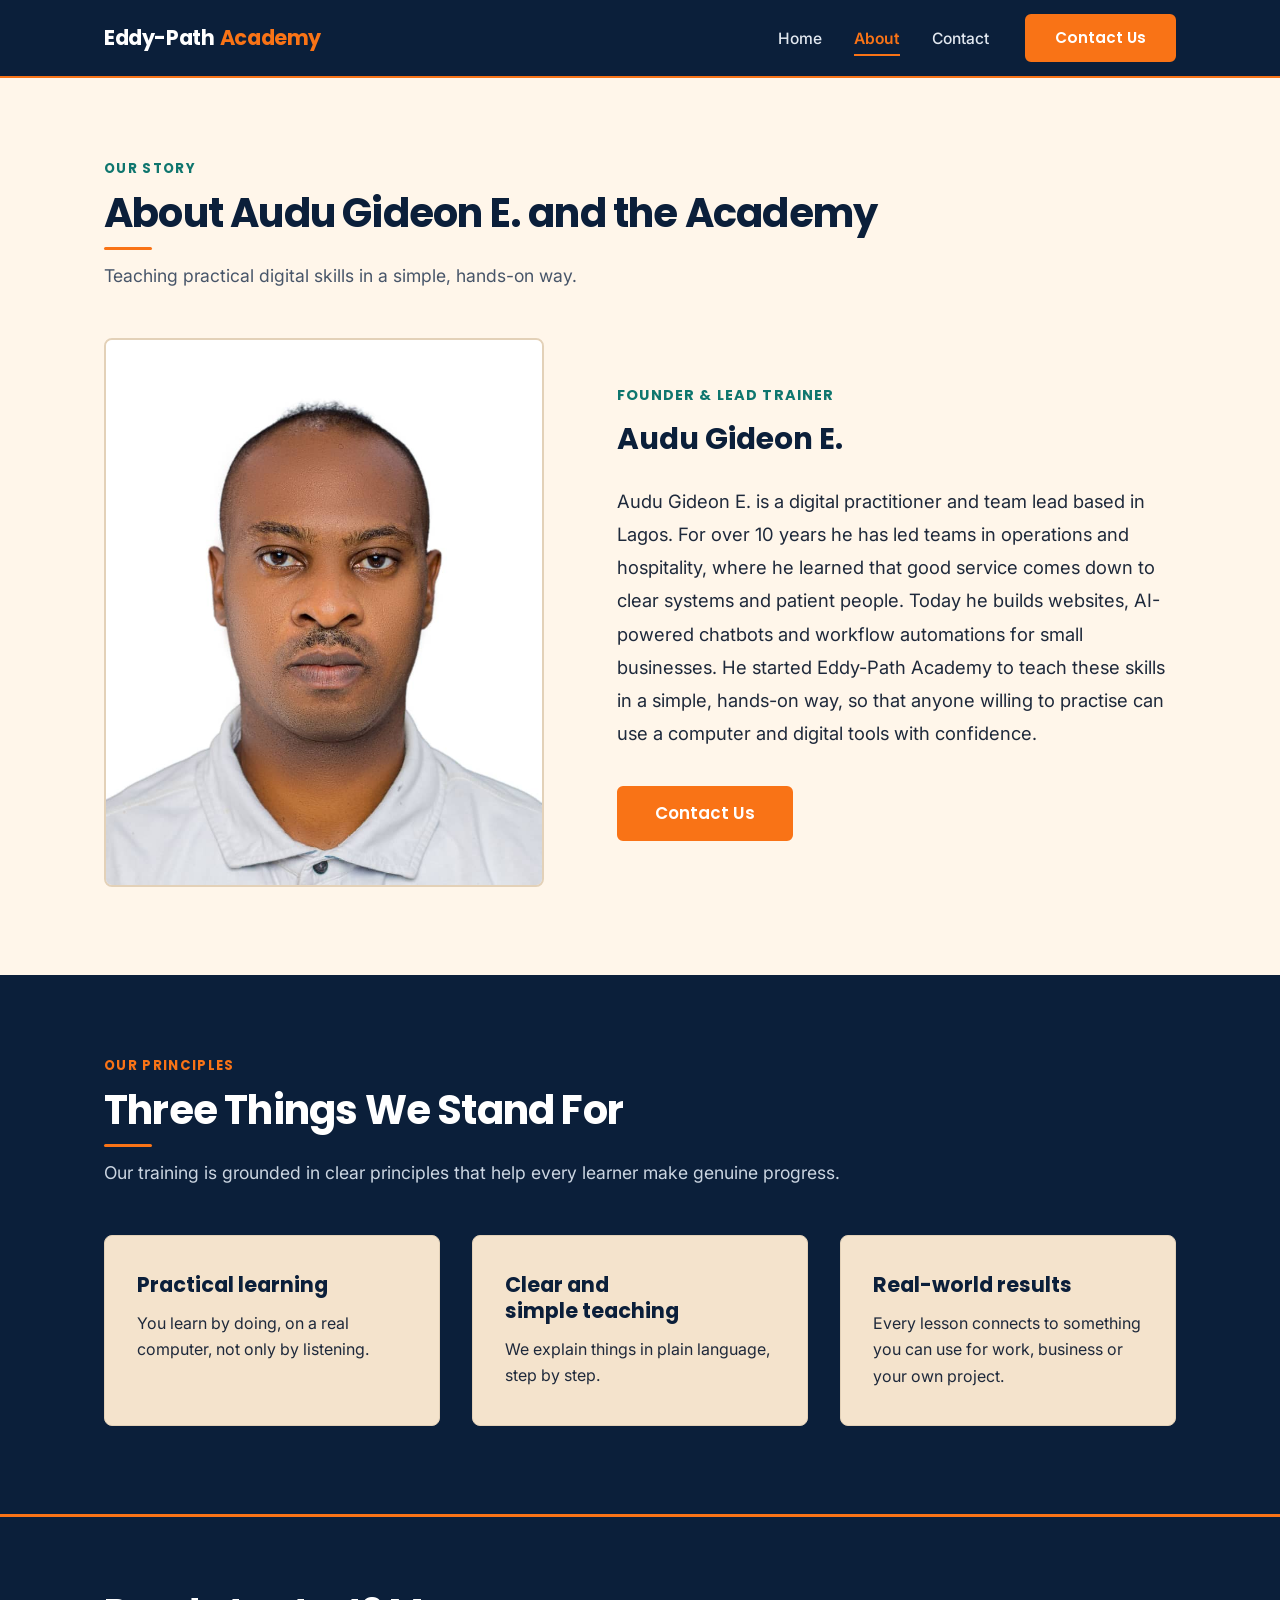
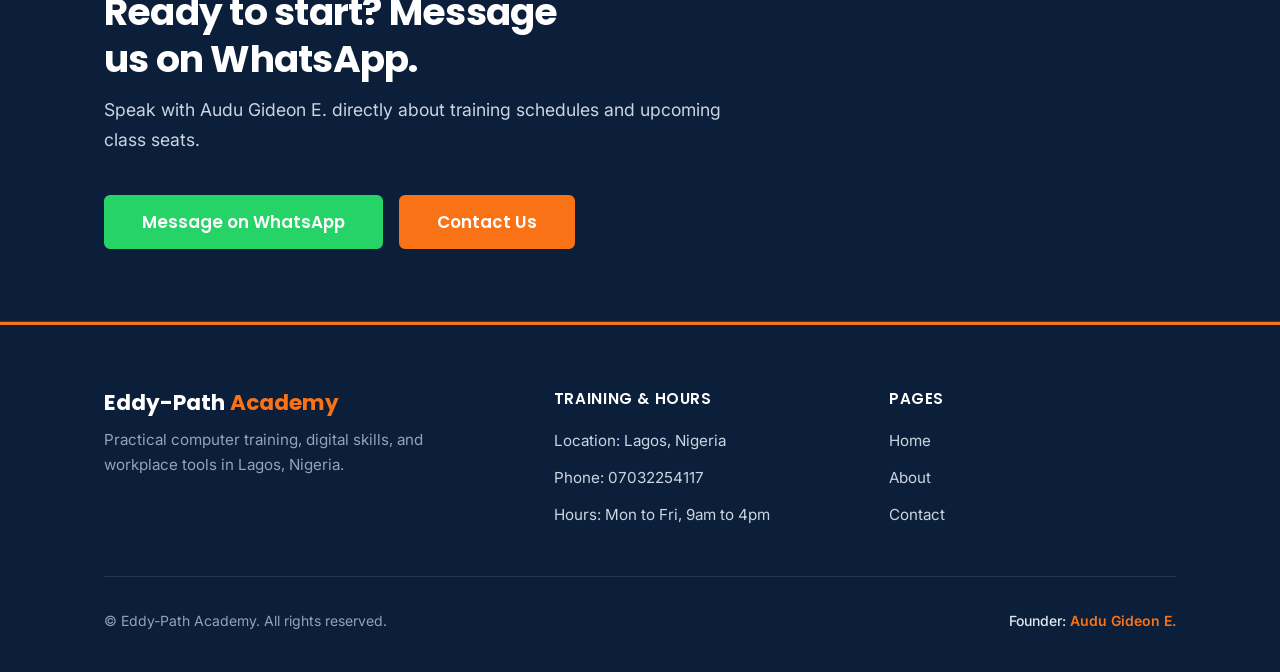
<file: about.html>
<!DOCTYPE html>
<html lang="en">
<head>
  <meta charset="UTF-8" />
  <meta name="viewport" content="width=device-width, initial-scale=1.0" />
  <title>Eddy-Path Academy | About</title>
  <meta name="description" content="Meet Audu Gideon E., founder of Eddy-Path Academy in Lagos, Nigeria. Practical digital skills, computer basics, and workflow training taught simply." />
  <meta property="og:title" content="Eddy-Path Academy | About Founder Audu Gideon E." />
  <meta property="og:description" content="Audu Gideon E. started Eddy-Path Academy in Lagos to teach practical digital skills in a simple, hands-on way." />
  <meta property="og:type" content="website" />
  <link rel="stylesheet" href="./style.css" />
</head>
<body class="bg-cream">

  <!-- Top Sticky Navigation -->
  <header class="site-header">
    <div class="container nav-container">
      <a href="index.html" class="site-logo">
        <span>Eddy-Path</span> <span class="highlight">Academy</span>
      </a>

      <!-- Mobile Hamburger Toggle -->
      <button class="nav-toggle" id="nav-toggle" aria-label="Toggle navigation menu" aria-expanded="false" aria-controls="site-nav">
        <span class="hamburger-box">
          <span class="hamburger-bar"></span>
          <span class="hamburger-bar"></span>
          <span class="hamburger-bar"></span>
        </span>
      </button>

      <!-- Navigation Links -->
      <nav class="site-nav" id="site-nav">
        <ul class="nav-links">
          <li><a href="index.html" class="nav-link">Home</a></li>
          <li><a href="about.html" class="nav-link active">About</a></li>
          <li><a href="contact.html" class="nav-link">Contact</a></li>
        </ul>
        <div class="nav-cta">
          <a href="contact.html" class="btn btn-orange">Contact Us</a>
        </div>
      </nav>
    </div>
  </header>

  <main>
    <!-- Founder Story Section on Warm Cream Background -->
    <section class="section-standard bg-cream">
      <div class="container">
        <div class="section-title-wrap">
          <span class="section-label">Our Story</span>
          <h1 class="section-heading">About Audu Gideon E. and the Academy</h1>
          <p class="section-subtitle">
            Teaching practical digital skills in a simple, hands-on way.
          </p>
        </div>

        <div class="about-hero-grid">
          <!-- Large Founder Photo Frame -->
          <div class="founder-photo-frame">
            <img 
              src="founder.jpg" 
              alt="Audu Gideon E., founder of Eddy-Path Academy"
              loading="eager"
            />
          </div>

          <!-- Founder Story (exact provided text) -->
          <div class="founder-story-text">
            <span class="founder-title-badge">Founder & Lead Trainer</span>
            <h2 style="font-size: 1.85rem; color: var(--navy); margin-bottom: 0.5rem;">Audu Gideon E.</h2>
            
            <p>
              Audu Gideon E. is a digital practitioner and team lead based in Lagos. For over 10 years he has led teams in operations and hospitality, where he learned that good service comes down to clear systems and patient people. Today he builds websites, AI-powered chatbots and workflow automations for small businesses. He started Eddy-Path Academy to teach these skills in a simple, hands-on way, so that anyone willing to practise can use a computer and digital tools with confidence.
            </p>

            <div style="margin-top: 1rem;">
              <a href="contact.html" class="btn btn-orange btn-lg">Contact Us</a>
            </div>
          </div>
        </div>
      </div>
    </section>

    <!-- What We Stand For Section on Deep Navy Background -->
    <section class="section-standard bg-navy">
      <div class="container">
        <div class="section-title-wrap">
          <span class="section-label">Our Principles</span>
          <h2 class="section-heading">Three Things We Stand For</h2>
          <p class="section-subtitle">
            Our training is grounded in clear principles that help every learner make genuine progress.
          </p>
        </div>

        <div class="stands-for-grid">
          <!-- Stand For 1 -->
          <div class="stands-for-card bg-sand">
            <h3>Practical learning</h3>
            <p>
              You learn by doing, on a real computer, not only by listening.
            </p>
          </div>

          <!-- Stand For 2 -->
          <div class="stands-for-card bg-sand">
            <h3>Clear and simple teaching</h3>
            <p>
              We explain things in plain language, step by step.
            </p>
          </div>

          <!-- Stand For 3 -->
          <div class="stands-for-card bg-sand">
            <h3>Real-world results</h3>
            <p>
              Every lesson connects to something you can use for work, business or your own project.
            </p>
          </div>
        </div>
      </div>
    </section>

    <!-- Full-Width Navy Call-to-Action Band Before Footer -->
    <section class="cta-band">
      <div class="container">
        <div class="cta-band-inner">
          <div class="cta-band-text">
            <h2 class="cta-band-title">Ready to start? Message us on WhatsApp.</h2>
            <p class="cta-band-subtitle">
              Speak with Audu Gideon E. directly about training schedules and upcoming class seats.
            </p>
          </div>
          <div class="cta-band-actions">
            <a 
              href="https://wa.me/2347032254117?text=Hello%20Eddy-Path%20Academy%2C%20I%20would%20like%20to%20know%20more%20about%20your%20training" 
              class="btn btn-whatsapp btn-lg" 
              target="_blank" 
              rel="noopener noreferrer"
            >
              Message on WhatsApp
            </a>
            <a href="contact.html" class="btn btn-orange btn-lg">Contact Us</a>
          </div>
        </div>
      </div>
    </section>
  </main>

  <!-- Shared Footer (Navy Background, Mon to Fri, 9am to 4pm) -->
  <footer class="site-footer">
    <div class="container">
      <div class="footer-grid">
        <div class="footer-brand">
          <h3>Eddy-Path <span class="highlight">Academy</span></h3>
          <p>
            Practical computer training, digital skills, and workplace tools in Lagos, Nigeria.
          </p>
        </div>

        <div>
          <h4 class="footer-heading">Training & Hours</h4>
          <ul class="footer-list">
            <li class="footer-item">Location: Lagos, Nigeria</li>
            <li class="footer-item">Phone: <a href="tel:07032254117">07032254117</a></li>
            <li class="footer-item">Hours: Mon to Fri, 9am to 4pm</li>
          </ul>
        </div>

        <div>
          <h4 class="footer-heading">Pages</h4>
          <ul class="footer-list">
            <li class="footer-item"><a href="index.html">Home</a></li>
            <li class="footer-item"><a href="about.html">About</a></li>
            <li class="footer-item"><a href="contact.html">Contact</a></li>
          </ul>
        </div>
      </div>

      <div class="footer-bottom">
        <div>
          &copy; Eddy-Path Academy. All rights reserved.
        </div>
        <div class="founder-credit">
          Founder: <strong>Audu Gideon E.</strong>
        </div>
      </div>
    </div>
  </footer>

  <script src="./script.js"></script>
</body>
</html>
</file>
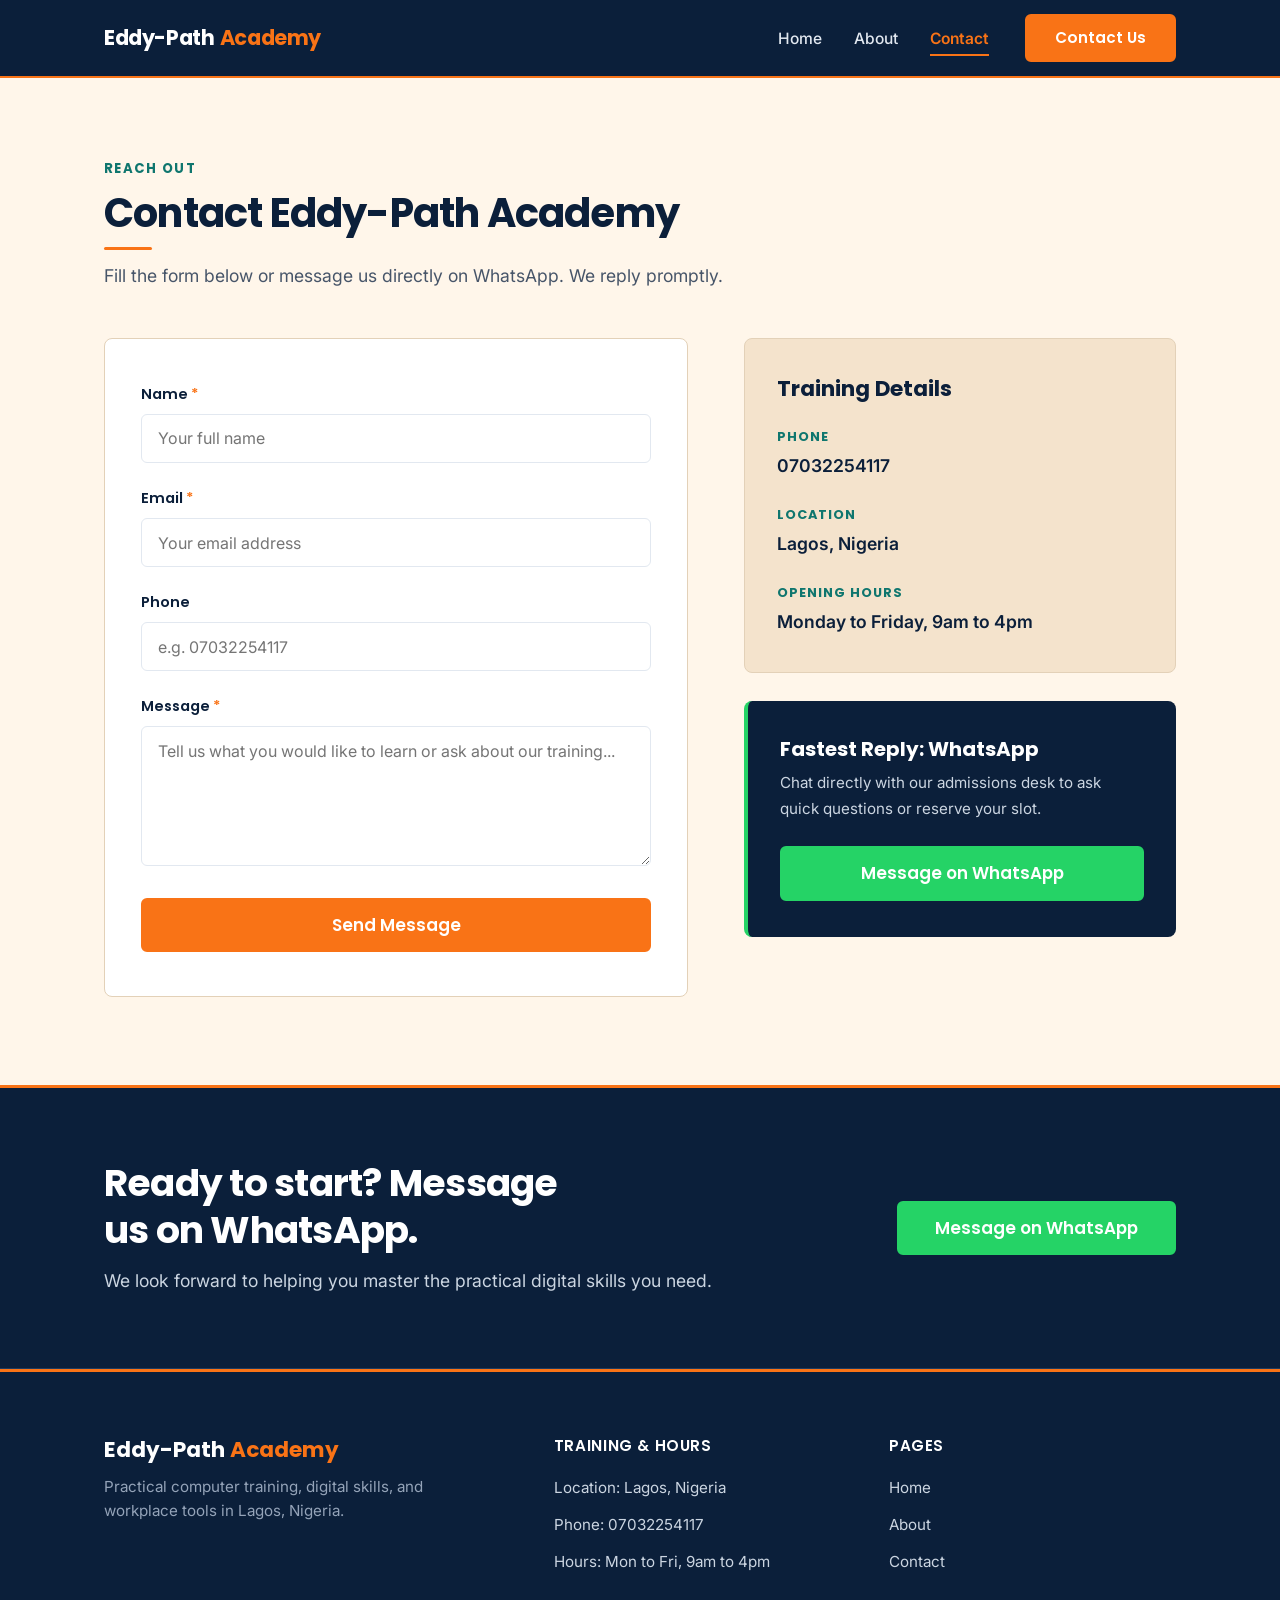
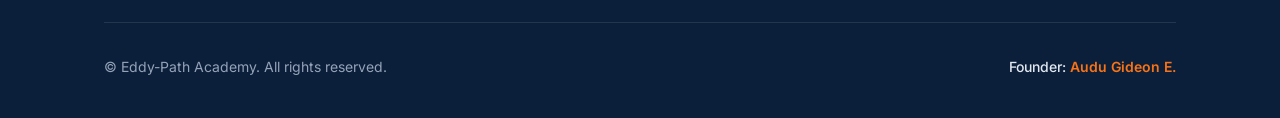
<file: contact.html>
<!DOCTYPE html>
<html lang="en">
<head>
  <meta charset="UTF-8" />
  <meta name="viewport" content="width=device-width, initial-scale=1.0" />
  <title>Eddy-Path Academy | Contact</title>
  <meta name="description" content="Get in touch with Eddy-Path Academy in Lagos, Nigeria. Send a message, call 07032254117, or reach us on WhatsApp for class details and enrollment." />
  <meta property="og:title" content="Eddy-Path Academy | Contact Us" />
  <meta property="og:description" content="Reach out to Eddy-Path Academy in Lagos. Call 07032254117 or message on WhatsApp." />
  <meta property="og:type" content="website" />
  <link rel="stylesheet" href="./style.css" />
</head>
<body class="bg-cream">

  <!-- Top Sticky Navigation -->
  <header class="site-header">
    <div class="container nav-container">
      <a href="index.html" class="site-logo">
        <span>Eddy-Path</span> <span class="highlight">Academy</span>
      </a>

      <!-- Mobile Hamburger Toggle -->
      <button class="nav-toggle" id="nav-toggle" aria-label="Toggle navigation menu" aria-expanded="false" aria-controls="site-nav">
        <span class="hamburger-box">
          <span class="hamburger-bar"></span>
          <span class="hamburger-bar"></span>
          <span class="hamburger-bar"></span>
        </span>
      </button>

      <!-- Navigation Links -->
      <nav class="site-nav" id="site-nav">
        <ul class="nav-links">
          <li><a href="index.html" class="nav-link">Home</a></li>
          <li><a href="about.html" class="nav-link">About</a></li>
          <li><a href="contact.html" class="nav-link active">Contact</a></li>
        </ul>
        <div class="nav-cta">
          <a href="contact.html" class="btn btn-orange">Contact Us</a>
        </div>
      </nav>
    </div>
  </header>

  <main>
    <!-- Contact Form & Details Section on Warm Cream Background -->
    <section class="section-standard bg-cream">
      <div class="container">
        <div class="section-title-wrap">
          <span class="section-label">Reach Out</span>
          <h1 class="section-heading">Contact Eddy-Path Academy</h1>
          <p class="section-subtitle">
            Fill the form below or message us directly on WhatsApp. We reply promptly.
          </p>
        </div>

        <div class="contact-grid">
          <!-- Standard Netlify Contact Form in White Card Box with Sand Border -->
          <div class="contact-form-box">
            <!-- Green confirmation message shown when ?sent=true -->
            <div id="form-success-message" class="form-success-alert" role="status">
              <h3 class="success-title">Thank you!</h3>
              <p class="success-message">Thank you, your message has been sent. We will reply within one working day.</p>
            </div>

            <form 
              id="contact-form" 
              name="contact" 
              method="POST" 
              data-netlify="true" 
              data-netlify-honeypot="bot-field" 
              action="/contact.html?sent=true"
            >
              <!-- Hidden Netlify Form Inputs -->
              <input type="hidden" name="form-name" value="contact" />
              <p style="display: none;" aria-hidden="true">
                <label>Don’t fill this out if you're human: <input name="bot-field" /></label>
              </p>

              <!-- Name Field -->
              <div class="form-group">
                <label for="name" class="form-label">Name <span class="req">*</span></label>
                <input 
                  type="text" 
                  id="name" 
                  name="name" 
                  class="form-input" 
                  placeholder="Your full name" 
                  required 
                  autocomplete="name"
                />
              </div>

              <!-- Email Field -->
              <div class="form-group">
                <label for="email" class="form-label">Email <span class="req">*</span></label>
                <input 
                  type="email" 
                  id="email" 
                  name="email" 
                  class="form-input" 
                  placeholder="Your email address" 
                  required 
                  autocomplete="email"
                />
              </div>

              <!-- Phone Field -->
              <div class="form-group">
                <label for="phone" class="form-label">Phone</label>
                <input 
                  type="tel" 
                  id="phone" 
                  name="phone" 
                  class="form-input" 
                  placeholder="e.g. 07032254117" 
                  autocomplete="tel"
                />
              </div>

              <!-- Message Field -->
              <div class="form-group">
                <label for="message" class="form-label">Message <span class="req">*</span></label>
                <textarea 
                  id="message" 
                  name="message" 
                  class="form-textarea" 
                  placeholder="Tell us what you would like to learn or ask about our training..." 
                  required
                ></textarea>
              </div>

              <!-- One Clear Orange CTA Button -->
              <button type="submit" class="btn btn-orange btn-lg btn-block">
                Send Message
              </button>
            </form>
          </div>

          <!-- Contact Details Sidebar on Soft Sand Background -->
          <div class="contact-sidebar">
            <div class="contact-card-info">
              <h2 style="font-size: 1.35rem; margin-bottom: 1.5rem; color: var(--navy);">Training Details</h2>

              <div class="contact-info-row">
                <div class="contact-info-label">Phone</div>
                <div class="contact-info-val">
                  <a href="tel:07032254117">07032254117</a>
                </div>
              </div>

              <div class="contact-info-row">
                <div class="contact-info-label">Location</div>
                <div class="contact-info-val">Lagos, Nigeria</div>
              </div>

              <div class="contact-info-row">
                <div class="contact-info-label">Opening Hours</div>
                <div class="contact-info-val">Monday to Friday, 9am to 4pm</div>
              </div>
            </div>

            <div class="whatsapp-box">
              <h3>Fastest Reply: WhatsApp</h3>
              <p>Chat directly with our admissions desk to ask quick questions or reserve your slot.</p>
              <a 
                href="https://wa.me/2347032254117?text=Hello%20Eddy-Path%20Academy%2C%20I%20would%20like%20to%20know%20more%20about%20your%20training" 
                class="btn btn-whatsapp btn-lg btn-block"
                target="_blank" 
                rel="noopener noreferrer"
              >
                Message on WhatsApp
              </a>
            </div>
          </div>
        </div>
      </div>
    </section>

    <!-- Full-Width Navy Call-to-Action Band Before Footer -->
    <section class="cta-band">
      <div class="container">
        <div class="cta-band-inner">
          <div class="cta-band-text">
            <h2 class="cta-band-title">Ready to start? Message us on WhatsApp.</h2>
            <p class="cta-band-subtitle">
              We look forward to helping you master the practical digital skills you need.
            </p>
          </div>
          <div class="cta-band-actions">
            <a 
              href="https://wa.me/2347032254117?text=Hello%20Eddy-Path%20Academy%2C%20I%20would%20like%20to%20know%20more%20about%20your%20training" 
              class="btn btn-whatsapp btn-lg" 
              target="_blank" 
              rel="noopener noreferrer"
            >
              Message on WhatsApp
            </a>
          </div>
        </div>
      </div>
    </section>
  </main>

  <!-- Shared Footer (Navy Background, Mon to Fri, 9am to 4pm) -->
  <footer class="site-footer">
    <div class="container">
      <div class="footer-grid">
        <div class="footer-brand">
          <h3>Eddy-Path <span class="highlight">Academy</span></h3>
          <p>
            Practical computer training, digital skills, and workplace tools in Lagos, Nigeria.
          </p>
        </div>

        <div>
          <h4 class="footer-heading">Training & Hours</h4>
          <ul class="footer-list">
            <li class="footer-item">Location: Lagos, Nigeria</li>
            <li class="footer-item">Phone: <a href="tel:07032254117">07032254117</a></li>
            <li class="footer-item">Hours: Mon to Fri, 9am to 4pm</li>
          </ul>
        </div>

        <div>
          <h4 class="footer-heading">Pages</h4>
          <ul class="footer-list">
            <li class="footer-item"><a href="index.html">Home</a></li>
            <li class="footer-item"><a href="about.html">About</a></li>
            <li class="footer-item"><a href="contact.html">Contact</a></li>
          </ul>
        </div>
      </div>

      <div class="footer-bottom">
        <div>
          &copy; Eddy-Path Academy. All rights reserved.
        </div>
        <div class="founder-credit">
          Founder: <strong>Audu Gideon E.</strong>
        </div>
      </div>
    </div>
  </footer>

  <script src="./script.js"></script>
</body>
</html>
</file>
<file: style.css>
/*
  Eddy-Path Academy - Lagos, Nigeria
  Hand-built, authentic aesthetic
  Colours: Navy (#0B1F3A), Orange (#F97316), Cream (#FFF6EA), Deep Teal (#0F766E), Soft Sand (#F4E3CC)
*/

@import url('https://fonts.googleapis.com/css2?family=Inter:wght@400;500;600&family=Poppins:wght@600;700;800&display=swap');

:root {
  --navy: #0B1F3A;
  --navy-dark: #061222;
  --navy-soft: #132A4B;
  --orange: #F97316;
  --orange-hover: #EA580C;
  --cream: #FFF6EA;
  --cream-dark: #FCEFD9;
  --sand: #F4E3CC;
  --sand-dark: #E8D3B6;
  --teal: #0F766E;
  --teal-light: #CCFBF1;
  --white: #FFFFFF;
  
  --text-dark: #0B1F3A;
  --text-body: #1E293B;
  --text-muted: #475569;
  --text-light: #E2E8F0;
  
  --border-sand: #E3D1B8;
  --border-navy: #1E3A5F;
  --border-subtle: #E2E8F0;
  
  --whatsapp-green: #25D366;
  --whatsapp-hover: #1EBE5D;
  --green-bg: #ECFDF5;
  --green-border: #A7F3D0;
  --green-text: #065F46;

  --font-heading: 'Poppins', -apple-system, BlinkMacSystemFont, 'Segoe UI', sans-serif;
  --font-body: 'Inter', -apple-system, BlinkMacSystemFont, 'Segoe UI', sans-serif;
  
  --radius-sm: 6px;
  --radius-md: 8px;
  --radius-pill: 9999px;
  
  --container-width: 1120px;
  --transition: all 0.2s ease-in-out;
}

/* CSS Reset */
*, *::before, *::after {
  box-sizing: border-box;
  margin: 0;
  padding: 0;
}

html {
  font-size: 16px;
  scroll-behavior: smooth;
  -webkit-text-size-adjust: 100%;
}

body {
  font-family: var(--font-body);
  color: var(--text-body);
  background-color: var(--cream);
  line-height: 1.65;
  overflow-x: hidden;
  min-height: 100vh;
  display: flex;
  flex-direction: column;
}

main {
  flex: 1 0 auto;
}

h1, h2, h3, h4 {
  font-family: var(--font-heading);
  color: var(--text-dark);
  line-height: 1.25;
  font-weight: 700;
  text-wrap: balance;
}

p {
  color: var(--text-body);
  font-size: 1.05rem;
  line-height: 1.7;
}

a {
  color: inherit;
  text-decoration: none;
  transition: var(--transition);
}

img {
  max-width: 100%;
  height: auto;
  display: block;
}

/* Containers */
.container {
  width: 100%;
  max-width: var(--container-width);
  margin-left: auto;
  margin-right: auto;
  padding-left: 1.5rem;
  padding-right: 1.5rem;
}

.container-narrow {
  width: 100%;
  max-width: 820px;
  margin-left: auto;
  margin-right: auto;
  padding-left: 1.5rem;
  padding-right: 1.5rem;
}

/* Section Background Alternation */
.bg-cream {
  background-color: var(--cream);
  color: var(--text-dark);
}

.bg-sand {
  background-color: var(--sand);
  color: var(--text-dark);
}

.bg-white {
  background-color: var(--white);
  color: var(--text-dark);
}

.bg-navy {
  background-color: var(--navy);
  color: var(--white);
}

.bg-navy h1,
.bg-navy h2,
.bg-navy h3,
.bg-navy h4 {
  color: var(--white);
}

.bg-navy p {
  color: #D1D5DB;
}

/* Varied Section Spacing */
.section-intro {
  padding-top: 4.5rem;
  padding-bottom: 4rem;
}

.section-standard {
  padding-top: 5rem;
  padding-bottom: 5.5rem;
}

.section-compact {
  padding-top: 3.5rem;
  padding-bottom: 3.5rem;
}

.section-deep {
  padding-top: 6rem;
  padding-bottom: 6.5rem;
}

/* Authentic Section Headings with Thin Orange Line */
.section-title-wrap {
  margin-bottom: 3rem;
}

.section-title-wrap.center {
  text-align: center;
  max-width: 680px;
  margin-left: auto;
  margin-right: auto;
}

.section-label {
  font-family: var(--font-heading);
  font-size: 0.825rem;
  font-weight: 700;
  text-transform: uppercase;
  letter-spacing: 0.1em;
  color: var(--teal);
  margin-bottom: 0.5rem;
  display: block;
}

.bg-navy .section-label {
  color: var(--orange);
}

.section-heading {
  font-size: clamp(1.85rem, 3.5vw, 2.5rem);
  letter-spacing: -0.02em;
  position: relative;
  display: inline-block;
  padding-bottom: 0.75rem;
  margin-bottom: 0.75rem;
}

/* Thin orange underline under section titles */
.section-heading::after {
  content: '';
  position: absolute;
  left: 0;
  bottom: 0;
  width: 48px;
  height: 3px;
  background-color: var(--orange);
  border-radius: 2px;
}

.section-title-wrap.center .section-heading::after {
  left: 50%;
  transform: translateX(-50%);
}

.section-subtitle {
  font-size: 1.1rem;
  color: var(--text-muted);
  line-height: 1.6;
}

.bg-navy .section-subtitle {
  color: #CBD5E1;
}

/* Hand-Drawn Underline Effect for Key Words */
.handdrawn-underline {
  position: relative;
  display: inline-block;
  white-space: nowrap;
}

.handdrawn-underline::after {
  content: '';
  position: absolute;
  left: -2px;
  right: -2px;
  bottom: -4px;
  height: 8px;
  background-image: url("data:image/svg+xml,%3Csvg xmlns='http://www.w3.org/2000/svg' viewBox='0 0 100 12' preserveAspectRatio='none'%3E%3Cpath d='M2 9 C 25 3, 75 11, 98 4' stroke='%23F97316' stroke-width='3.5' stroke-linecap='round' fill='none'/%3E%3C/svg%3E");
  background-size: 100% 100%;
  background-repeat: no-repeat;
  pointer-events: none;
}

/* Sticky Navigation */
.site-header {
  position: sticky;
  top: 0;
  z-index: 1000;
  background-color: var(--navy);
  border-bottom: 2px solid var(--orange);
}

.nav-container {
  display: flex;
  align-items: center;
  justify-content: space-between;
  height: 4.75rem;
}

.site-logo {
  font-family: var(--font-heading);
  font-size: 1.3rem;
  font-weight: 700;
  color: var(--white);
  letter-spacing: -0.02em;
  display: flex;
  align-items: center;
  gap: 0.35rem;
}

.site-logo span.highlight {
  color: var(--orange);
}

.site-nav {
  display: flex;
  align-items: center;
  gap: 2.25rem;
}

.nav-links {
  display: flex;
  align-items: center;
  gap: 2rem;
  list-style: none;
}

.nav-link {
  font-size: 0.975rem;
  font-weight: 500;
  color: #E2E8F0;
  position: relative;
  padding: 0.5rem 0;
}

.nav-link:hover {
  color: var(--white);
}

.nav-link.active {
  color: var(--orange);
  font-weight: 600;
}

.nav-link.active::after {
  content: '';
  position: absolute;
  bottom: 0;
  left: 0;
  width: 100%;
  height: 2px;
  background-color: var(--orange);
}

/* Mobile Hamburger Toggle */
.nav-toggle {
  display: none;
  background: transparent;
  border: 1px solid rgba(255, 255, 255, 0.25);
  cursor: pointer;
  padding: 0.5rem;
  border-radius: var(--radius-sm);
  color: var(--white);
}

.hamburger-box {
  width: 24px;
  height: 18px;
  position: relative;
  display: block;
}

.hamburger-bar {
  display: block;
  position: absolute;
  height: 2px;
  width: 100%;
  background: var(--white);
  border-radius: 2px;
  transition: transform 0.25s ease, opacity 0.25s ease, top 0.25s ease;
}

.hamburger-bar:nth-child(1) { top: 0; }
.hamburger-bar:nth-child(2) { top: 8px; }
.hamburger-bar:nth-child(3) { top: 16px; }

.nav-toggle[aria-expanded="true"] .hamburger-bar:nth-child(1) {
  top: 8px;
  transform: rotate(45deg);
}
.nav-toggle[aria-expanded="true"] .hamburger-bar:nth-child(2) {
  opacity: 0;
}
.nav-toggle[aria-expanded="true"] .hamburger-bar:nth-child(3) {
  top: 8px;
  transform: rotate(-45deg);
}

/* Buttons (Orange stands out, subtle hover only) */
.btn {
  display: inline-flex;
  align-items: center;
  justify-content: center;
  font-family: var(--font-heading);
  font-size: 0.95rem;
  font-weight: 600;
  padding: 0.8rem 1.75rem;
  border-radius: var(--radius-sm);
  cursor: pointer;
  transition: var(--transition);
  border: 2px solid transparent;
  text-decoration: none;
  line-height: 1.2;
}

.btn-orange {
  background-color: var(--orange);
  color: var(--white);
  border-color: var(--orange);
}

.btn-orange:hover,
.btn-orange:focus-visible {
  background-color: var(--orange-hover);
  border-color: var(--orange-hover);
}

.btn-outline-white {
  background-color: transparent;
  color: var(--white);
  border-color: rgba(255, 255, 255, 0.4);
}

.btn-outline-white:hover {
  background-color: rgba(255, 255, 255, 0.1);
  border-color: var(--white);
}

.btn-whatsapp {
  background-color: var(--whatsapp-green);
  color: var(--white);
  border-color: var(--whatsapp-green);
}

.btn-whatsapp:hover {
  background-color: var(--whatsapp-hover);
  border-color: var(--whatsapp-hover);
}

.btn-lg {
  padding: 0.95rem 2.25rem;
  font-size: 1.05rem;
}

.btn-block {
  width: 100%;
}

/* Hero Section: 50/50 Split on Solid Navy Block */
.hero-split {
  display: grid;
  grid-template-columns: 1fr 1fr;
  min-height: 520px;
  background-color: var(--navy);
}

.hero-text-block {
  padding: 4.5rem 3.5rem;
  display: flex;
  flex-direction: column;
  justify-content: center;
  background-color: var(--navy);
  color: var(--white);
}

.hero-tagline {
  color: var(--orange);
  font-family: var(--font-heading);
  font-size: 0.875rem;
  font-weight: 700;
  text-transform: uppercase;
  letter-spacing: 0.08em;
  margin-bottom: 1rem;
}

.hero-heading {
  font-size: clamp(2rem, 3.8vw, 3rem);
  letter-spacing: -0.03em;
  line-height: 1.2;
  margin-bottom: 1.25rem;
  color: var(--white);
}

.hero-body {
  font-size: 1.15rem;
  line-height: 1.7;
  color: #D1D5DB;
  margin-bottom: 2rem;
  max-width: 520px;
}

.hero-actions {
  display: flex;
  flex-wrap: wrap;
  gap: 1rem;
  align-items: center;
}

.hero-photo-block {
  position: relative;
  overflow: hidden;
  background-color: var(--navy-soft);
}

.hero-photo-block img {
  width: 100%;
  height: 100%;
  object-fit: cover;
  display: block;
}

/* "What We Teach" Strip */
.skills-strip {
  border-top: 1px solid var(--border-sand);
  border-bottom: 1px solid var(--border-sand);
  background-color: var(--sand);
  padding: 2.25rem 0;
}

.skills-strip-header {
  font-family: var(--font-heading);
  font-size: 0.85rem;
  font-weight: 700;
  text-transform: uppercase;
  letter-spacing: 0.08em;
  color: var(--teal);
  margin-bottom: 1.25rem;
  text-align: center;
}

.skills-grid {
  display: grid;
  grid-template-columns: repeat(6, 1fr);
  gap: 1rem;
}

.skill-pill-item {
  background-color: var(--white);
  border: 1px solid var(--border-sand);
  border-radius: var(--radius-sm);
  padding: 1rem 0.85rem;
  text-align: center;
  font-family: var(--font-heading);
  font-weight: 600;
  font-size: 0.95rem;
  color: var(--navy);
  line-height: 1.35;
}

/* Numbered List (01, 02, 03) - Hand-built look */
.numbered-list {
  display: flex;
  flex-direction: column;
  gap: 2.5rem;
  max-width: 900px;
  margin: 0 auto;
}

.numbered-row {
  display: grid;
  grid-template-columns: 80px 1fr;
  gap: 2rem;
  align-items: start;
  padding-bottom: 2rem;
  border-bottom: 1px solid rgba(11, 31, 58, 0.12);
}

.bg-navy .numbered-row {
  border-bottom-color: rgba(255, 255, 255, 0.15);
}

.numbered-row:last-child {
  border-bottom: none;
  padding-bottom: 0;
}

.num-big {
  font-family: var(--font-heading);
  font-size: 3.25rem;
  font-weight: 800;
  color: var(--orange);
  line-height: 1;
}

.num-title {
  font-size: 1.35rem;
  color: var(--navy);
  margin-bottom: 0.4rem;
}

.bg-navy .num-title {
  color: var(--white);
}

.num-desc {
  font-size: 1.05rem;
  color: var(--text-body);
  line-height: 1.65;
}

.bg-navy .num-desc {
  color: #D1D5DB;
}

/* Photo Section: 5-Photo Showcase in "See Our Students at Work" */
.students-gallery-grid {
  display: grid;
  grid-template-columns: repeat(6, 1fr);
  gap: 1.5rem;
}

.gallery-card-featured {
  grid-column: span 3;
  border-radius: var(--radius-md);
  overflow: hidden;
  border: 1px solid var(--border-navy);
  background-color: var(--navy-soft);
  display: flex;
  flex-direction: column;
}

.gallery-card-featured img {
  width: 100%;
  height: 300px;
  object-fit: cover;
  display: block;
  transition: transform 0.3s ease;
}

.gallery-card-featured:hover img {
  transform: scale(1.02);
}

.gallery-card-sub {
  grid-column: span 2;
  border-radius: var(--radius-md);
  overflow: hidden;
  border: 1px solid var(--border-navy);
  background-color: var(--navy-soft);
  display: flex;
  flex-direction: column;
}

.gallery-card-sub img {
  width: 100%;
  height: 230px;
  object-fit: cover;
  display: block;
  transition: transform 0.3s ease;
}

.gallery-card-sub:hover img {
  transform: scale(1.02);
}

.photo-caption-bar {
  padding: 0.85rem 1rem;
  background-color: var(--navy-dark);
  color: #D1D5DB;
  font-size: 0.875rem;
  border-top: 1px solid var(--border-navy);
  line-height: 1.4;
}

/* "How it Works" Row: 3 Steps */
.how-it-works-grid {
  display: grid;
  grid-template-columns: repeat(3, 1fr);
  gap: 2rem;
}

.step-box {
  background-color: var(--sand);
  border: 1px solid var(--border-sand);
  border-radius: var(--radius-md);
  padding: 2.25rem 2rem;
  position: relative;
}

.step-label {
  font-family: var(--font-heading);
  font-size: 0.8rem;
  font-weight: 700;
  text-transform: uppercase;
  color: var(--teal);
  letter-spacing: 0.08em;
  margin-bottom: 0.5rem;
}

.step-heading {
  font-size: 1.35rem;
  color: var(--navy);
  margin-bottom: 0.75rem;
}

.step-text {
  font-size: 0.975rem;
  color: var(--text-body);
  line-height: 1.6;
}

/* Full-Width Navy Call-to-Action Band */
.cta-band {
  background-color: var(--navy);
  color: var(--white);
  padding: 4.5rem 0;
  border-top: 3px solid var(--orange);
  border-bottom: 1px solid var(--border-navy);
}

.cta-band-inner {
  display: flex;
  align-items: center;
  justify-content: space-between;
  gap: 2.5rem;
  flex-wrap: wrap;
}

.cta-band-text {
  max-width: 620px;
}

.cta-band-title {
  color: var(--white);
  font-size: clamp(1.75rem, 3vw, 2.35rem);
  letter-spacing: -0.02em;
  margin-bottom: 0.75rem;
}

.cta-band-subtitle {
  color: #CBD5E1;
  font-size: 1.1rem;
}

.cta-band-actions {
  display: flex;
  gap: 1rem;
  flex-wrap: wrap;
}

/* About Page: Large Founder Photo & Story */
.about-hero-grid {
  display: grid;
  grid-template-columns: 0.9fr 1.1fr;
  gap: 3.5rem;
  align-items: center;
}

.founder-photo-frame {
  border-radius: var(--radius-md);
  overflow: hidden;
  border: 2px solid var(--border-sand);
  background-color: var(--navy-soft);
  max-width: 440px;
}

.founder-photo-frame img {
  width: 100%;
  aspect-ratio: 4 / 5;
  object-fit: cover;
  display: block;
}

.founder-story-text {
  display: flex;
  flex-direction: column;
  gap: 1.25rem;
}

.founder-story-text p {
  font-size: 1.15rem;
  line-height: 1.8;
  color: var(--text-body);
}

.founder-title-badge {
  font-family: var(--font-heading);
  font-size: 0.9rem;
  font-weight: 700;
  text-transform: uppercase;
  color: var(--teal);
  letter-spacing: 0.08em;
  margin-bottom: -0.5rem;
}

/* Three Things the Business Stands For */
.stands-for-grid {
  display: grid;
  grid-template-columns: repeat(3, 1fr);
  gap: 2rem;
}

.stands-for-card {
  background-color: var(--sand);
  border: 1px solid var(--border-sand);
  border-radius: var(--radius-md);
  padding: 2.25rem 2rem;
}

.stands-for-card h3 {
  font-size: 1.3rem;
  margin-bottom: 0.75rem;
  color: var(--navy);
}

.stands-for-card p {
  font-size: 1rem;
  color: var(--text-body);
  line-height: 1.65;
}

/* Contact Page Layout */
.contact-grid {
  display: grid;
  grid-template-columns: 1.15fr 0.85fr;
  gap: 3.5rem;
  align-items: start;
}

.contact-form-box {
  background-color: var(--white);
  border: 1px solid var(--border-sand);
  border-radius: var(--radius-md);
  padding: 2.75rem 2.25rem;
}

.form-group {
  margin-bottom: 1.5rem;
}

.form-label {
  display: block;
  font-family: var(--font-heading);
  font-size: 0.9rem;
  font-weight: 600;
  color: var(--navy);
  margin-bottom: 0.45rem;
}

.form-label span.req {
  color: var(--orange);
}

.form-input,
.form-textarea {
  width: 100%;
  padding: 0.85rem 1rem;
  border: 1.5px solid var(--border-subtle);
  border-radius: var(--radius-sm);
  font-family: var(--font-body);
  font-size: 1rem;
  color: var(--text-dark);
  background-color: var(--white);
  transition: var(--transition);
}

.form-input:focus,
.form-textarea:focus {
  outline: none;
  border-color: var(--orange);
  box-shadow: 0 0 0 3px rgba(249, 115, 22, 0.15);
}

.form-textarea {
  min-height: 140px;
  resize: vertical;
}

/* Green Confirmation Message */
.form-success-alert {
  display: none;
  background-color: var(--green-bg);
  border: 1.5px solid var(--green-border);
  color: var(--green-text);
  padding: 1.5rem;
  border-radius: var(--radius-sm);
  margin-bottom: 1.5rem;
}

.form-success-alert.show {
  display: block;
}

.success-title {
  font-family: var(--font-heading);
  font-size: 1.1rem;
  font-weight: 700;
  margin-bottom: 0.35rem;
}

.success-message {
  font-size: 1rem;
  line-height: 1.5;
}

/* Contact Sidebar */
.contact-sidebar {
  display: flex;
  flex-direction: column;
  gap: 1.75rem;
}

.contact-card-info {
  background-color: var(--sand);
  border: 1px solid var(--border-sand);
  border-radius: var(--radius-md);
  padding: 2.25rem 2rem;
}

.contact-info-row {
  margin-bottom: 1.5rem;
}

.contact-info-row:last-child {
  margin-bottom: 0;
}

.contact-info-label {
  font-family: var(--font-heading);
  font-size: 0.8rem;
  font-weight: 700;
  text-transform: uppercase;
  letter-spacing: 0.08em;
  color: var(--teal);
  margin-bottom: 0.25rem;
}

.contact-info-val {
  font-size: 1.1rem;
  font-weight: 600;
  color: var(--navy);
}

.contact-info-val a {
  color: var(--navy);
}

.contact-info-val a:hover {
  color: var(--orange);
}

.whatsapp-box {
  background-color: var(--navy);
  color: var(--white);
  border-radius: var(--radius-md);
  padding: 2.25rem 2rem;
  border-left: 4px solid var(--whatsapp-green);
}

.whatsapp-box h3 {
  color: var(--white);
  font-size: 1.25rem;
  margin-bottom: 0.5rem;
}

.whatsapp-box p {
  color: #CBD5E1;
  font-size: 0.95rem;
  margin-bottom: 1.5rem;
}

/* Footer (Navy, Clean, No Emojis) */
.site-footer {
  background-color: var(--navy);
  color: var(--white);
  padding-top: 4rem;
  padding-bottom: 2.5rem;
  border-top: 3px solid var(--orange);
  margin-top: auto;
}

.footer-grid {
  display: grid;
  grid-template-columns: 1.4fr 1fr 1fr;
  gap: 3rem;
  margin-bottom: 3rem;
}

.footer-brand h3 {
  color: var(--white);
  font-size: 1.35rem;
  margin-bottom: 0.75rem;
}

.footer-brand h3 span.highlight {
  color: var(--orange);
}

.footer-brand p {
  color: #94A3B8;
  font-size: 0.95rem;
  line-height: 1.6;
  max-width: 360px;
}

.footer-heading {
  font-family: var(--font-heading);
  font-size: 0.95rem;
  font-weight: 600;
  color: var(--white);
  margin-bottom: 1.25rem;
  letter-spacing: 0.04em;
  text-transform: uppercase;
}

.footer-list {
  display: flex;
  flex-direction: column;
  gap: 0.75rem;
  list-style: none;
}

.footer-item {
  color: #CBD5E1;
  font-size: 0.95rem;
}

.footer-item a {
  color: #CBD5E1;
}

.footer-item a:hover {
  color: var(--orange);
}

.footer-bottom {
  padding-top: 2rem;
  border-top: 1px solid rgba(255, 255, 255, 0.1);
  display: flex;
  flex-wrap: wrap;
  align-items: center;
  justify-content: space-between;
  gap: 1rem;
  font-size: 0.875rem;
  color: #94A3B8;
}

.founder-credit {
  color: #E2E8F0;
  font-weight: 500;
}

.founder-credit strong {
  color: var(--orange);
  font-weight: 600;
}

/* Responsive Media Queries */
@media (max-width: 1024px) {
  .hero-split {
    grid-template-columns: 1fr;
  }
  
  .hero-photo-block {
    min-height: 360px;
  }

  .skills-grid {
    grid-template-columns: repeat(3, 1fr);
  }

  .stands-for-grid,
  .how-it-works-grid {
    grid-template-columns: 1fr;
  }

  .about-hero-grid,
  .contact-grid {
    grid-template-columns: 1fr;
    gap: 2.5rem;
  }

  .students-gallery-grid {
    grid-template-columns: repeat(2, 1fr);
  }

  .gallery-card-featured,
  .gallery-card-sub {
    grid-column: span 1;
  }

  .footer-grid {
    grid-template-columns: 1fr 1fr;
  }
}

@media (max-width: 768px) {
  .nav-container {
    height: 4.25rem;
  }

  .nav-toggle {
    display: block;
  }

  .site-nav {
    position: absolute;
    top: 4.25rem;
    left: 0;
    right: 0;
    background: var(--navy);
    border-bottom: 2px solid var(--orange);
    flex-direction: column;
    padding: 1.5rem;
    gap: 1.25rem;
    align-items: stretch;
    display: none;
  }

  .site-nav.open {
    display: flex;
  }

  .nav-links {
    flex-direction: column;
    align-items: flex-start;
    gap: 0.75rem;
    width: 100%;
  }

  .nav-link {
    width: 100%;
    padding: 0.5rem 0;
    border-bottom: 1px solid rgba(255, 255, 255, 0.1);
  }

  .hero-text-block {
    padding: 3rem 1.5rem;
  }

  .skills-grid {
    grid-template-columns: repeat(2, 1fr);
  }

  .cta-band-inner {
    flex-direction: column;
    align-items: flex-start;
  }

  .footer-grid {
    grid-template-columns: 1fr;
    gap: 2rem;
  }

  .footer-bottom {
    flex-direction: column;
    align-items: flex-start;
  }
}

@media (max-width: 480px) {
  .hero-heading {
    font-size: 1.85rem;
  }

  .skills-grid {
    grid-template-columns: 1fr;
  }

  .numbered-row {
    grid-template-columns: 50px 1fr;
    gap: 1.25rem;
  }

  .num-big {
    font-size: 2.5rem;
  }

  .contact-form-box {
    padding: 2rem 1.25rem;
  }
}
</file>
